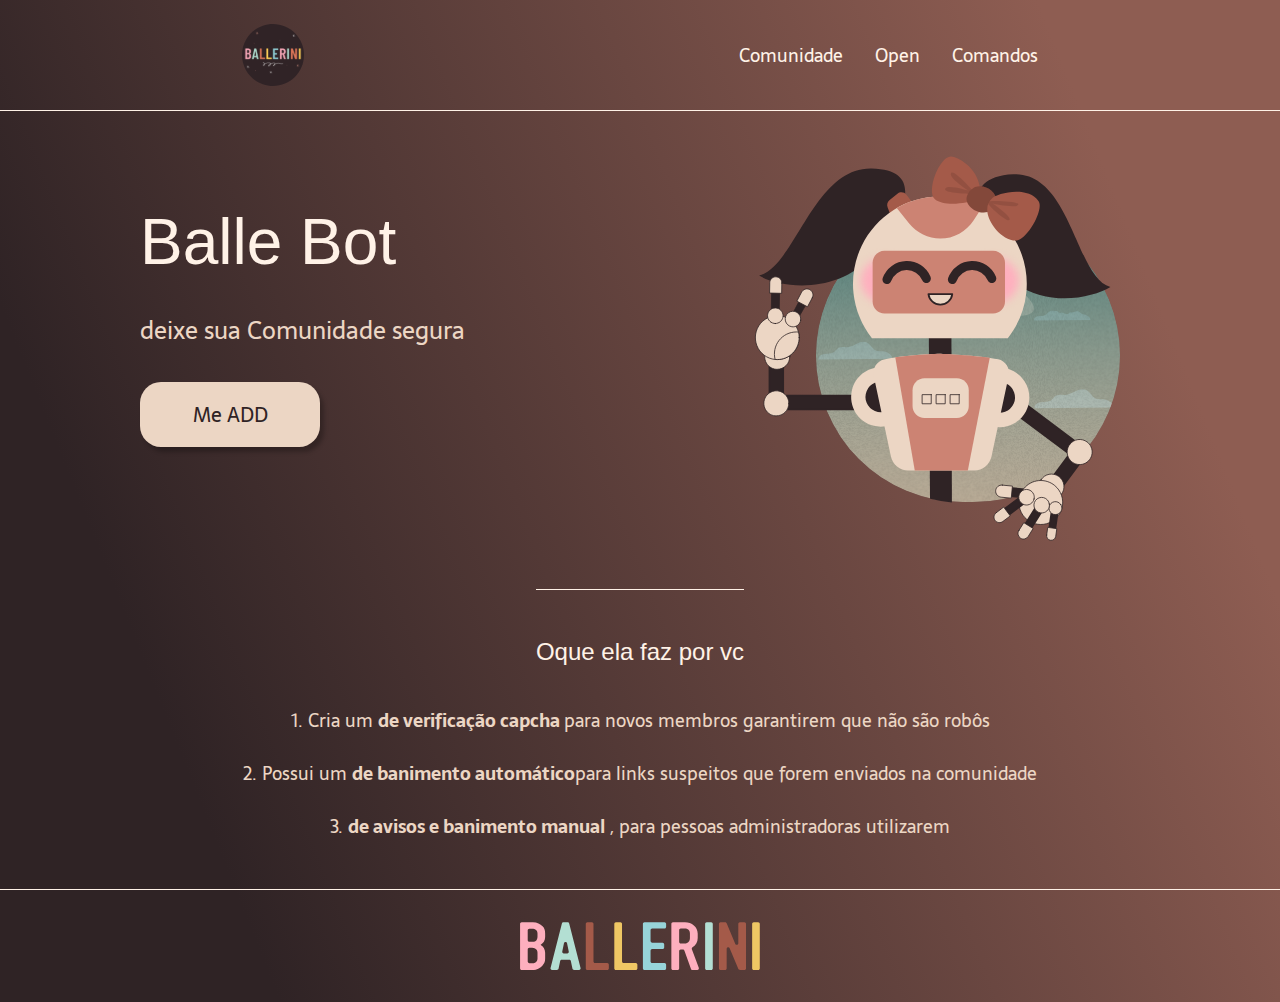
<file: Landing LG/inde.html>
<!DOCTYPE html>
<html lang="pt-BR">

<head>
    <meta charset="UTF-8">
    <meta name="viewport" content="width=device-width, initial-scale=1.0">
    <link rel="stylesheet" href="style.css">
    <title >Landong Page</title>
</head>

<body>
    <header class="cabecalho">
        <img class="img-cabecalho" src="logo 1.svg" alt="">
        <nav class="cabecalho-menu">
            <a class="cabecalho-menu-item">Comunidade</a>
            <a class="cabecalho-menu-item">Open</a>
            <a class="cabecalho-menu-item">Comandos</a>
        </nav>
    </header>
    
    <main class="conteudo">
        <section class="conteudo-principal">
            <div class="conteudo-principal-escrito">
                <h1 class="conteudo-principal-escrito-titulo">Balle Bot</h1>
                <h2 class="conteudo-principal-escrito-subtitulo">deixe sua Comunidade segura</h2>
                <button class="conteudo-principal-escrito-botao">Me ADD</button>
            </div>
            <img class="conteudo-principal-img" src="Group 4.svg" alt="">
        </section>

        <section class="conteudo-secundario">
            <h3 class="conteudo-secundario-titulo">Oque ela faz por vc</h3>
            <p class="conteudo-secundario-pag">1. Cria um <strong>de verificação capcha       </strong> para novos membros garantirem que não são robôs</p>
            <p class="conteudo-secundario-pag">2. Possui um <strong>de banimento automático</strong>para links suspeitos que forem enviados na comunidade</p>
            <p class="conteudo-secundario-pag">3. <strong>de avisos e banimento manual</strong> , para pessoas administradoras utilizarem</p> 
        </section>
    </main>

    <footer class="rodape">
        <img  class="rodape-img" src="BALLERINI.svg" alt="">
    </footer>
</body>
</html>
</file>
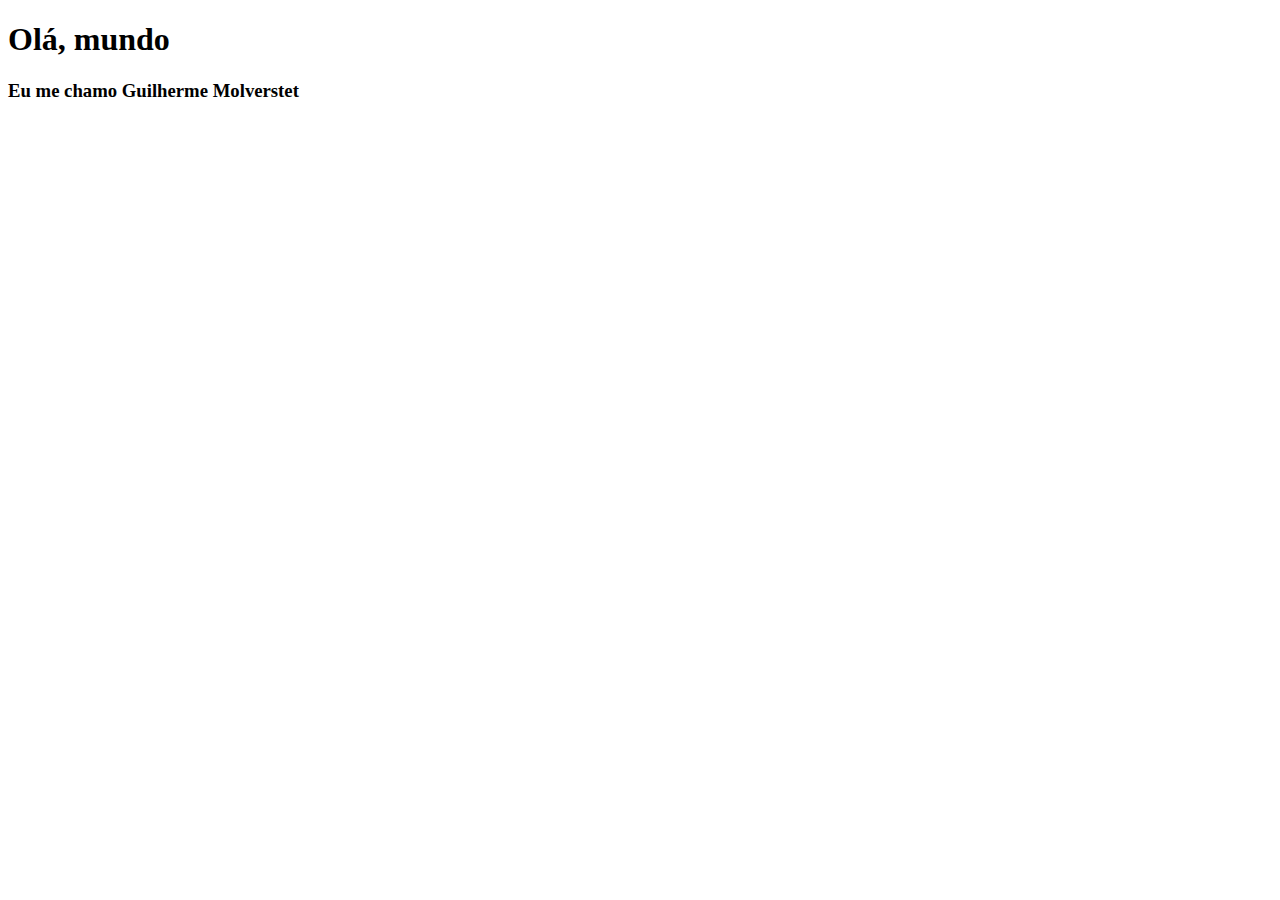
<file: Login/inde.html>
<!DOCTYPE html>
<html lang="en">
<head>
    <meta charset="UTF-8">
    <meta name="viewport" content="width=device-width, initial-scale=1.0">
    <title>Login</title>
</head>
<body>
    <h1>Olá, mundo </h1>
    <h3>Eu me chamo Guilherme Molverstet</h3>
</body>
</html>
</file>
<file: Landing LG/style.css>
@import url('https://fonts.googleapis.com/css2?family=Righteous&family=Sarala:wght@400;700&display=swap');

* {
    margin: 0;
    padding: 0;
    box-sizing: border-box;
    text-decoration: none;
}

body {
    font-size: 100%;
    background: linear-gradient(68.15deg, #2F2325 16.62%, #8E5D52 85.61%);

}

.cabecalho {
    display: flex;
    flex-direction: row;
    align-items: center;
    justify-content: space-around;
    padding: 24px ;
}
.cabecalho-img {
    height: 72px;
}
.cabecalho-menu {
    display: flex;
    gap: 32px;
}
.cabecalho-menu-item {
    font-family: 'Sarala' , sans-serif;
    color: #fff2e7;
    font-weight: 400;
    font-size: 18px;
}
.conteudo {
    border-top: 0.4px solid #fff2e7;
    margin-bottom: 48px;
}
.conteudo-principal {
    display: flex;
    flex-direction: row;
    align-items: center;
    justify-content: space-around;
}
.conteudo-principal-escrito {
    display: flex;
    flex-direction: column;
    gap: 32px;
}
.conteudo-principal-escrito-titulo {
    font-family: 'Cormorant Upright' , sans-serif;
    font-weight: 400;
    font-size: 64px;
    color: #fff2e7;
}
.conteudo-principal-escrito-subtitulo {
    font-family: 'Sarala' , sans-serif;
    font-weight: 400;
    font-size: 24px;
    color: #ecd6c4;
}
.conteudo-principal-escrito-botao {
    background-color: #ecd6c4;
    height: 65px;
    width: 180px;
    border: none;
    box-shadow: 4px 5px 4px rgba(0, 0, 0, 0.25);
    border-radius: 21px;
    font-family: 'Sarala' , sans-serif;
    font-weight: 400;
    font-size: 20px;
    color: #2F2325;
}
.conteudo-principal-escrito-botao:hover {
    background-color: rgba(236, 214, 196, 0.53);
}
.conteudo-principal-img {
    height: 430px;
}
.conteudo-secundario {
    display: flex;
    flex-direction: column;
    align-items: center;
    gap: 24px;
    margin-top: 48px;
}
.conteudo-secundario-titulo {
    border-top: 0.4px solid #fff2e7;
    padding-top: 48px;
    font-family: 'Cormorant Upright' , sans-serif;
    color: #fff2e7;
    font-weight: 400;
    font-size: 24px;
    margin-bottom: 16px;
}
.conteudo-secundario-pag {
    font-family: 'Sarala' , sans-serif;
    font-weight: 400;
    color: #ecd6c4;
    font-size: 18px;
}
.rodape {
    border-top: 0.4px solid #fff2e7;
    padding: 32px;
}
.rodape-img {
    height: 48px;
    display: block;
    margin: 0 auto;
}
/* Display flex é melhor quanto tiver mais itens na class */
</file>
